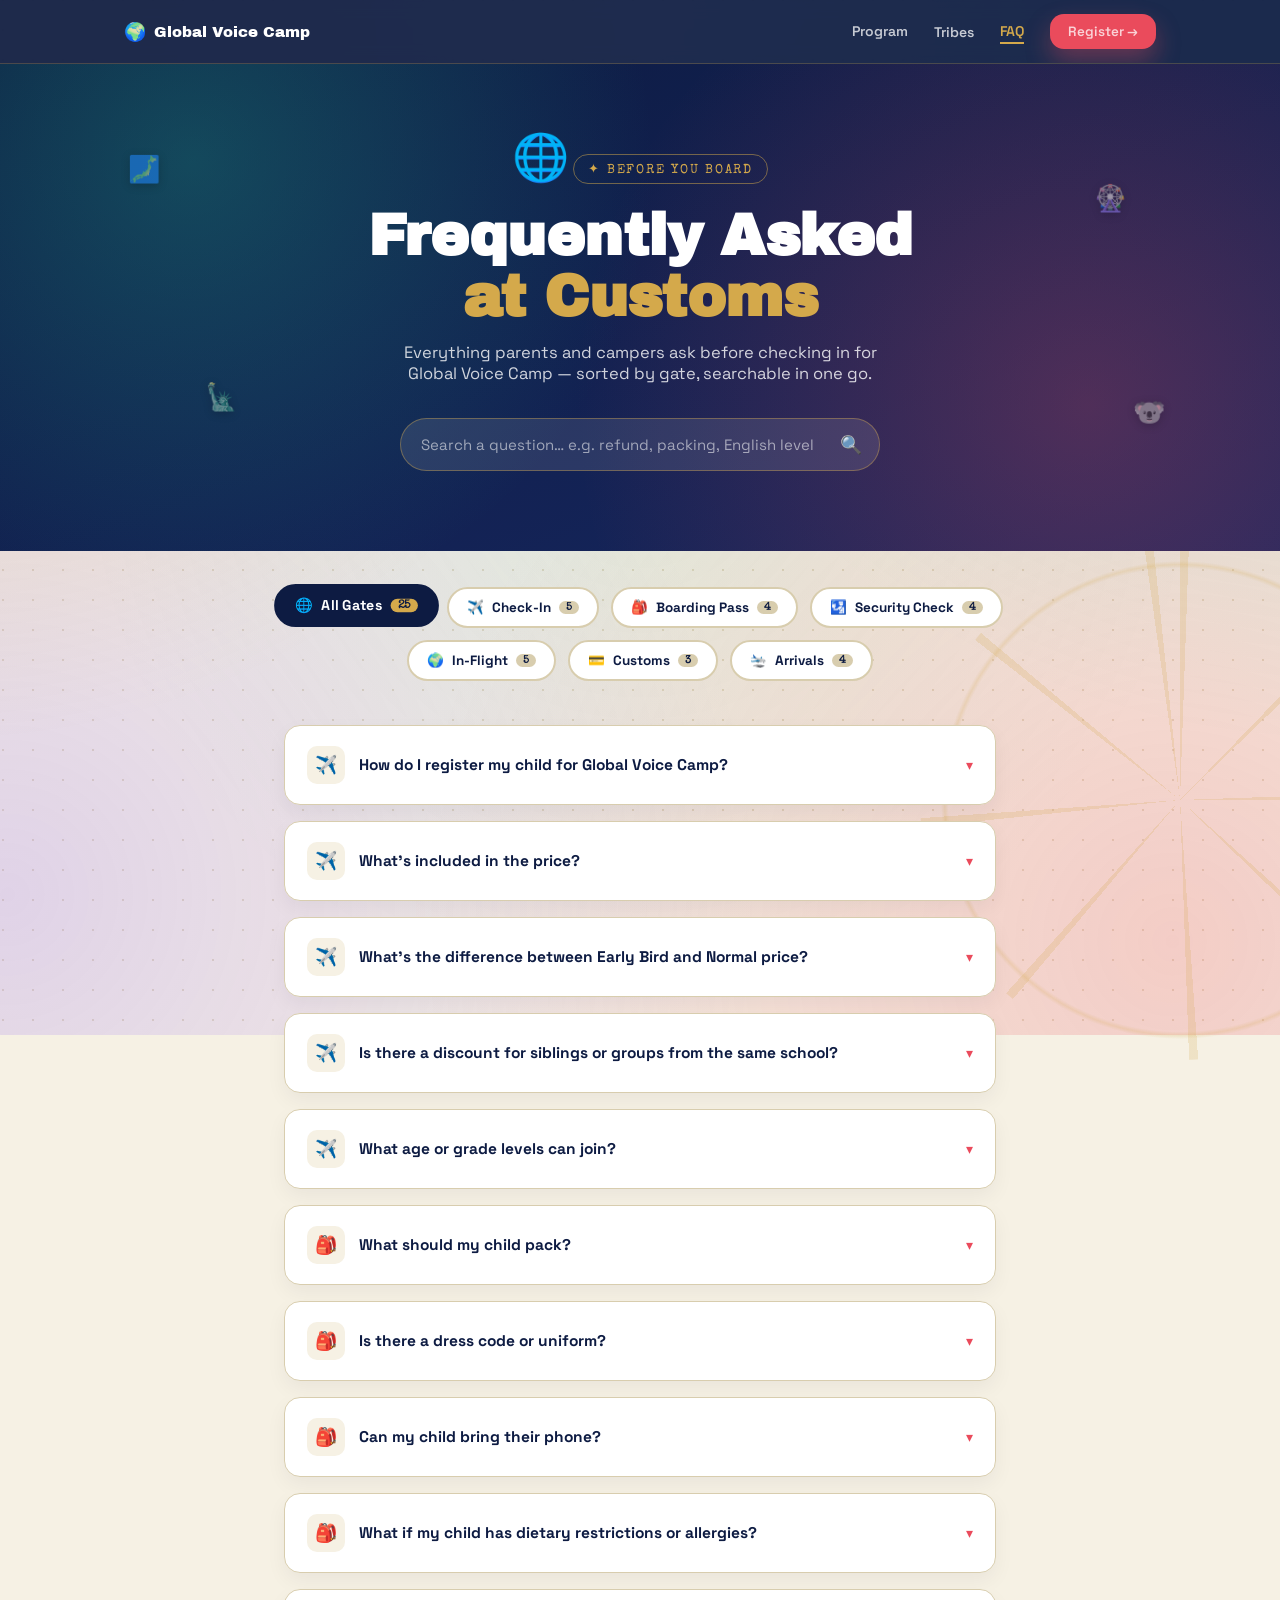
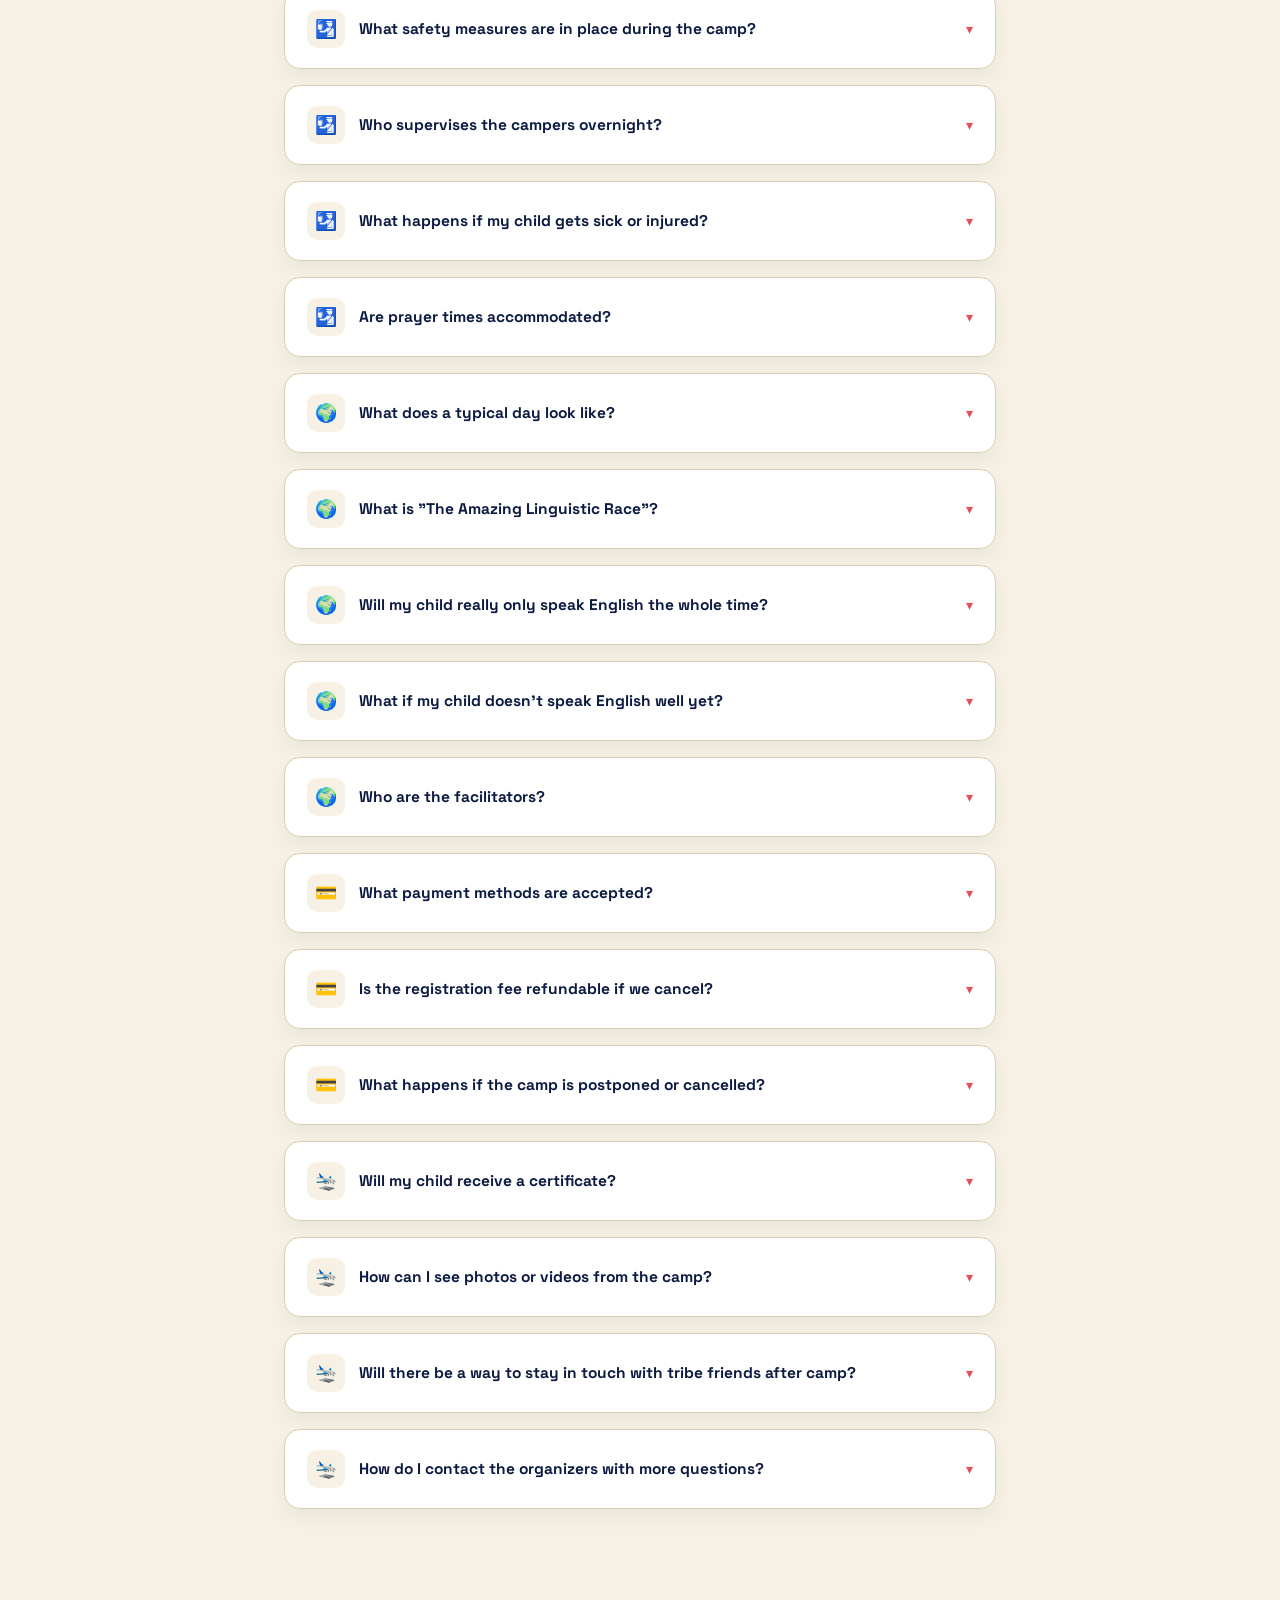
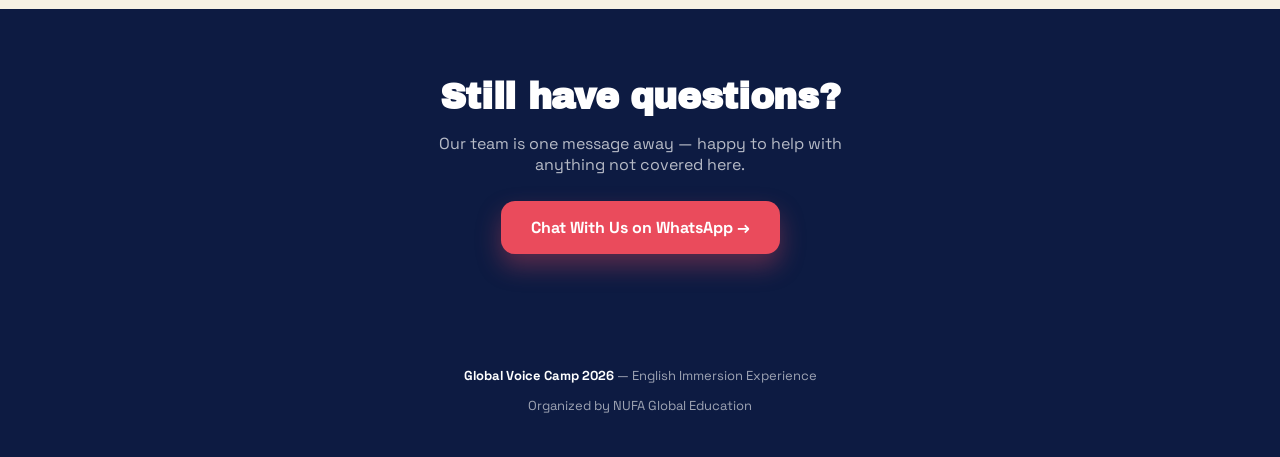
<file: faq.html>
<!DOCTYPE html>
<html lang="en">
<head>
<meta charset="UTF-8">
<meta name="viewport" content="width=device-width, initial-scale=1.0">
<title>FAQ — Global Voice Camp 2026</title>
<link rel="preconnect" href="https://fonts.googleapis.com">
<link href="https://fonts.googleapis.com/css2?family=Archivo+Black&family=Space+Grotesk:wght@400;500;600;700&family=Special+Elite&display=swap" rel="stylesheet">
<link rel="stylesheet" href="css/style.css">
<link rel="stylesheet" href="css/faq.css">
</head>
<body>

<nav class="site-nav">
  <div class="wrap">
    <a href="index.html" class="brand"><span class="flag">🌍</span> Global Voice Camp</a>
    <div class="links">
      <a href="index.html#program">Program</a>
      <span class="hide-mobile"><a href="index.html#tribes">Tribes</a></span>
      <a href="faq.html" class="current">FAQ</a>
      <a href="index.html#register" class="btn small">Register →</a>
    </div>
  </div>
</nav>

<section class="faq-hero">
  <div class="flag-float f1" aria-hidden="true">🗾</div>
  <div class="flag-float f2" aria-hidden="true">🗽</div>
  <div class="flag-float f3" aria-hidden="true">🎡</div>
  <div class="flag-float f4" aria-hidden="true">🐨</div>
  <div class="wrap">
    <div class="globe" aria-hidden="true">🌐</div>
    <div class="eyebrow" style="justify-content:center; display:inline-flex;">✦ Before You Board</div>
    <h1>Frequently Asked<br><span>at Customs</span></h1>
    <p class="lead">Everything parents and campers ask before checking in for Global Voice Camp — sorted by gate, searchable in one go.</p>
    <div class="faq-search">
      <input type="text" id="faqSearch" placeholder="Search a question… e.g. refund, packing, English level">
      <span class="icon">🔍</span>
    </div>
  </div>
</section>

<div class="gate-row" id="gateRow"></div>

<div class="faq-list" id="faqList"></div>
<div class="no-results" id="noResults">
  🧳 No questions match that search — try a different keyword, or ask us directly below.
</div>

<section class="faq-cta">
  <div class="wrap">
    <h2>Still have questions?</h2>
    <p>Our team is one message away — happy to help with anything not covered here.</p>
    <a href="https://wa.me/6281234567890" class="btn" target="_blank" rel="noopener">Chat With Us on WhatsApp →</a>
  </div>
</section>

<footer>
  <div class="wrap">
    <p><strong>Global Voice Camp 2026</strong> — English Immersion Experience</p>
    <p>Organized by NUFA Global Education</p>
  </div>
</footer>

<script src="js/faq.js"></script>
</body>
</html>
</file>
<file: css/style.css>
:root{
    --ink:#0D1B42;
    --ink-2:#16265E;
    --coral:#EA4B5C;
    --gold:#D4A94B;
    --teal:#1FAE8E;
    --paper:#F6F1E4;
    --paper-line:#D8CDAE;
    --white:#FFFFFF;
    --shadow: 0 20px 40px rgba(13,27,66,0.25);
    --radius: 18px;
  }
  *{box-sizing:border-box;}
  html{scroll-behavior:smooth;}
  body{
    margin:0;
    background:var(--paper);
    color:var(--ink);
    font-family:'Space Grotesk', sans-serif;
    -webkit-font-smoothing:antialiased;
  }
  /* ========================================================
     GLOBAL ADVENTURE BACKGROUND — CSS-only (no images, no
     canvas, no JS), so it stays feather-light. Two fixed
     layers drift slowly behind the whole page: soft color
     blooms + a faint map-dot grid, and a big compass rose
     rotating in the corner. Sections with their own opaque
     background (cover, tribes, schedule, etc.) simply paint
     over this, so it only shows through the paper sections —
     tying the whole journey together without extra weight.
  ======================================================== */
  body::before{
    content:"";
    /* oversized + inset by -15% so the drift below never reveals an edge */
    position:fixed; top:-15%; left:-15%; right:-15%; bottom:-15%; z-index:-2;
    pointer-events:none;
    background:
      radial-gradient(circle at 8% 12%, rgba(212,169,75,0.30), transparent 40%),
      radial-gradient(circle at 92% 8%, rgba(31,174,142,0.24), transparent 42%),
      radial-gradient(circle at 82% 92%, rgba(234,75,92,0.22), transparent 44%),
      radial-gradient(circle at 12% 88%, rgba(139,92,246,0.20), transparent 42%),
      radial-gradient(circle at 50% 50%, rgba(31,174,142,0.10), transparent 55%),
      radial-gradient(rgba(216,205,174,0.7) 1px, transparent 1.4px);
    background-size:100% 100%, 100% 100%, 100% 100%, 100% 100%, 100% 100%, 30px 30px;
    /* transform-only animation = GPU compositor thread, zero repaint per frame */
    animation:skyDrift 26s ease-in-out infinite;
    will-change:transform;
    transform:translate3d(0,0,0);
    backface-visibility:hidden;
  }
  @keyframes skyDrift{
    0%,100%{transform:translate3d(0,0,0);}
    50%{transform:translate3d(1.8%,1.4%,0);}
  }
  body::after{
    content:"";
    position:fixed; z-index:-1; pointer-events:none;
    right:-160px; bottom:-160px; width:520px; height:520px;
    border-radius:50%;
    background:
      repeating-conic-gradient(from 0deg, rgba(212,169,75,0.20) 0deg 2deg, transparent 2deg 44deg),
      radial-gradient(circle, transparent 63%, rgba(212,169,75,0.20) 64%, transparent 65%),
      radial-gradient(circle, transparent 78%, rgba(212,169,75,0.13) 79%, transparent 80%);
    animation:bgCompassSpin 100s linear infinite;
    will-change:transform;
    backface-visibility:hidden;
  }
  @keyframes bgCompassSpin{ to{ transform:rotate(360deg); } }
  @media (max-width:700px){
    body::after{width:300px; height:300px; right:-100px; bottom:-100px;}
  }

  /* ---------- SKY-LAYER: visible animated travel decor for DARK sections ---------- */
  .sky-layer{position:absolute; inset:0; overflow:hidden; pointer-events:none; z-index:0;}
  .sky-layer .cloud{
    position:absolute; font-size:46px; opacity:.28; filter:blur(.3px);
    animation:cloudDrift linear infinite;
  }
  .sky-layer .c1{top:8%;  font-size:52px; animation-duration:38s;}
  .sky-layer .c2{top:22%; font-size:34px; opacity:.2; animation-duration:52s; animation-delay:-14s;}
  .sky-layer .c3{top:60%; font-size:40px; opacity:.22; animation-duration:46s; animation-delay:-28s;}
  @keyframes cloudDrift{
    0%{transform:translateX(-20%);}
    100%{transform:translateX(120vw);}
  }
  .sky-layer .star{
    position:absolute; color:var(--gold); opacity:.7;
    animation:starTwinkle ease-in-out infinite;
  }
  .sky-layer .s1{top:14%; left:12%; font-size:16px; animation-duration:3.2s;}
  .sky-layer .s2{top:10%; left:76%; font-size:12px; animation-duration:2.6s; animation-delay:-.6s;}
  .sky-layer .s3{top:34%; left:88%; font-size:18px; animation-duration:3.6s; animation-delay:-1.4s;}
  .sky-layer .s4{top:70%; left:6%;  font-size:14px; animation-duration:2.9s; animation-delay:-2s;}
  .sky-layer .s5{top:82%; left:65%; font-size:16px; animation-duration:3.4s; animation-delay:-.9s;}
  @keyframes starTwinkle{
    0%,100%{opacity:.15; transform:scale(.8);}
    50%{opacity:.9; transform:scale(1.15);}
  }
  .sky-layer .balloon{
    position:absolute; font-size:34px; opacity:.5;
    animation:balloonFloat ease-in-out infinite;
  }
  .sky-layer .b1{left:16%; bottom:-10%; animation-duration:16s;}
  .sky-layer .b2{left:80%; bottom:-16%; font-size:26px; opacity:.4; animation-duration:21s; animation-delay:-6s;}
  @keyframes balloonFloat{
    0%{transform:translateY(0) translateX(0) rotate(0deg); opacity:0;}
    10%{opacity:.5;}
    50%{transform:translateY(-55vh) translateX(3vw) rotate(3deg);}
    90%{opacity:.5;}
    100%{transform:translateY(-115vh) translateX(-3vw) rotate(-3deg); opacity:0;}
  }
  .sky-layer .flying-plane{
    position:absolute; font-size:26px; opacity:.55;
    filter:drop-shadow(0 2px 4px rgba(0,0,0,0.4));
    animation:planeCross linear infinite;
  }
  .sky-layer .fp1{top:20%; animation-duration:22s;}
  .sky-layer .fp2{top:66%; font-size:20px; opacity:.4; animation-duration:30s; animation-delay:-9s;}
  @keyframes planeCross{
    0%{transform:translateX(-15vw) translateY(0) rotate(6deg); opacity:0;}
    8%{opacity:.55;}
    50%{transform:translateX(55vw) translateY(-18px) rotate(6deg);}
    92%{opacity:.55;}
    100%{transform:translateX(120vw) translateY(0) rotate(6deg); opacity:0;}
  }
  .sky-layer .globe-spin{
    position:absolute; right:4%; bottom:6%; font-size:64px; opacity:.16;
    animation:spin 40s linear infinite;
  }
  .sky-layer .mountain-row{
    position:absolute; left:50%; bottom:-4%; transform:translateX(-50%);
    font-size:110px; opacity:.28; letter-spacing:18px; white-space:nowrap;
    animation:skylineSway 26s ease-in-out infinite;
    filter:drop-shadow(0 0 18px rgba(212,169,75,0.15));
  }
  @keyframes skylineSway{
    0%,100%{transform:translateX(-52%) translateY(0);}
    50%{transform:translateX(-48%) translateY(-8px);}
  }
  @media(max-width:700px){
    .sky-layer .cloud{font-size:32px !important;}
    .sky-layer .globe-spin{font-size:44px;}
    .sky-layer .mountain-row{font-size:56px; letter-spacing:8px;}
    .sky-layer .balloon{font-size:24px !important;}
  }
  h1,h2,h3{font-family:'Archivo Black', sans-serif; margin:0; line-height:1.05; letter-spacing:-0.01em;}
  .stamp-font{font-family:'Special Elite', monospace;}
  a{color:inherit;}
  .wrap{max-width:1080px; margin:0 auto; padding:0 24px;}

  .cover{
    background:linear-gradient(160deg, var(--ink) 0%, var(--ink-2) 100%);
    color:var(--white);
    position:relative;
    overflow:hidden;
    padding:64px 0 90px;
  }
  .cover::before{
    content:""; position:absolute; inset:-25%; pointer-events:none; z-index:0;
    background-image:
      radial-gradient(circle at 82% 18%, rgba(234,75,92,0.45), transparent 42%),
      radial-gradient(circle at 68% 38%, rgba(31,174,142,0.36), transparent 45%);
    animation:auroraShiftHero 16s ease-in-out infinite;
    will-change:transform;
  }
  .cover .wrap{position:relative; z-index:1;}
  .cover .stamp, .cover .plane, .cover .compass-watermark{z-index:1;}
  @keyframes auroraShiftHero{
    0%,100%{transform:translate(0,0) scale(1);}
    50%{transform:translate(-6%,4%) scale(1.08);}
  }
  .cover::after{
    content:"";
    position:absolute; inset:10px;
    border:1.5px solid rgba(212,169,75,0.45);
    border-radius:22px;
    pointer-events:none;
  }
  .eyebrow{
    display:inline-flex; align-items:center; gap:8px;
    font-family:'Special Elite', monospace;
    font-size:12.5px; letter-spacing:.14em; text-transform:uppercase;
    color:var(--gold); border:1px solid rgba(212,169,75,0.5);
    padding:6px 14px; border-radius:999px; margin-bottom:22px;
  }
  .cover h1{font-size:clamp(38px,7vw,72px); margin-bottom:14px;}
  .cover h1 span{color:var(--coral);}
  .cover p.lead{font-size:18px; max-width:520px; color:rgba(255,255,255,0.82); margin-bottom:34px;}
  .cover-meta{display:flex; flex-wrap:wrap; gap:22px; margin-bottom:40px; font-size:14.5px; color:rgba(255,255,255,0.75);}
  .cover-meta div{display:flex; align-items:center; gap:8px;}
  .btn{
    display:inline-flex; align-items:center; justify-content:center; gap:10px;
    background:var(--coral); color:var(--white); border:none;
    font-family:'Space Grotesk',sans-serif; font-weight:700; font-size:16px;
    padding:16px 30px; border-radius:14px; cursor:pointer;
    box-shadow:0 12px 24px rgba(234,75,92,0.35);
    transition:transform .25s cubic-bezier(.34,1.7,.5,1), box-shadow .25s ease, filter .2s ease;
    text-decoration:none;
    position:relative; overflow:hidden;
  }
  .btn::before{
    content:""; position:absolute; top:0; left:-60%; width:40%; height:100%;
    background:linear-gradient(120deg, transparent, rgba(255,255,255,0.45), transparent);
    transform:skewX(-20deg);
    transition:left .5s ease;
    pointer-events:none;
  }
  .btn:hover::before{left:130%;}
  .btn:hover{transform:translateY(-3px) scale(1.035) rotate(-0.6deg); box-shadow:0 18px 32px rgba(234,75,92,0.45); filter:brightness(1.05);}
  .btn:active{transform:translateY(0) scale(0.96); box-shadow:0 8px 16px rgba(234,75,92,0.35); filter:brightness(0.97);}
  .btn.ghost{background:transparent; border:1.5px solid rgba(255,255,255,0.5); box-shadow:none;}
  .btn.ghost:hover{background:rgba(255,255,255,0.12); border-color:rgba(255,255,255,0.8); box-shadow:0 10px 20px rgba(0,0,0,0.15);}
  .btn.ghost:active{background:rgba(255,255,255,0.06);}

  .stamp{
    position:absolute; right:6%; top:60px;
    width:150px; height:150px;
    border:3px solid var(--gold);
    border-radius:50%;
    display:flex; align-items:center; justify-content:center; text-align:center;
    transform:rotate(-14deg);
    font-family:'Special Elite',monospace; color:var(--gold);
    font-size:13px; letter-spacing:.08em; line-height:1.4;
    opacity:.9;
  }
  .stamp::before{
    content:""; position:absolute; inset:8px; border:1px dashed var(--gold); border-radius:50%;
  }

  /* floating planes + compass watermark in hero */
  .compass-watermark{
    position:absolute; left:-120px; bottom:-160px; width:420px; height:420px;
    opacity:.14; pointer-events:none; animation:spin 90s linear infinite;
  }
  @keyframes spin{to{transform:rotate(360deg);}}
  .plane{
    position:absolute; font-size:22px; opacity:.5; pointer-events:none;
    filter:drop-shadow(0 2px 4px rgba(0,0,0,0.3));
  }
  .plane.p1{top:14%; left:8%; animation:fly1 26s linear infinite;}
  .plane.p2{top:58%; left:-5%; animation:fly2 34s linear infinite; animation-delay:-8s;}
  .plane.p3{top:32%; left:-10%; animation:fly1 40s linear infinite; animation-delay:-20s; font-size:16px;}
  @keyframes fly1{
    0%{transform:translate(0,0) rotate(8deg); opacity:0;}
    8%{opacity:.55;}
    92%{opacity:.55;}
    100%{transform:translate(115vw,-40px) rotate(8deg); opacity:0;}
  }
  @keyframes fly2{
    0%{transform:translate(0,0) rotate(-4deg); opacity:0;}
    8%{opacity:.4;}
    92%{opacity:.4;}
    100%{transform:translate(115vw,30px) rotate(-4deg); opacity:0;}
  }

  /* ---------- HERO PASSPORT VISUAL ---------- */
  .cover-grid{
    display:grid; grid-template-columns:1.15fr 0.85fr; align-items:center; gap:32px;
  }
  .cover-passport{
    display:flex; justify-content:center; align-items:center;
    perspective:1000px;
  }
  .passport-float{
    width:min(100%, 140px); height:auto; border-radius:8px;
    box-shadow:0 16px 30px rgba(0,0,0,0.4), 0 5px 10px rgba(212,169,75,0.15);
    animation:passportFloat 6s ease-in-out infinite;
    will-change:transform;
  }
  @keyframes passportFloat{
    0%,100%{transform:translateY(0) rotate(-4deg);}
    50%{transform:translateY(-12px) rotate(-1deg);}
  }
  @media(max-width:900px){
    .cover-grid{grid-template-columns:1fr 72px; align-items:start; gap:10px;}
    .cover-passport{justify-content:flex-end; padding-top:2px;}
    .passport-float{width:100%; max-width:72px; border-radius:6px;}
    @keyframes passportFloat{
      0%,100%{transform:translateY(0) rotate(-3deg);}
      50%{transform:translateY(-7px) rotate(-1deg);}
    }
  }

  .page-section{padding:80px 0; position:relative; overflow:hidden;}
  .page-section::before{
    content:""; position:absolute; inset:-25%; pointer-events:none; opacity:.85; z-index:0;
    background-image:radial-gradient(circle at 15% 25%, rgba(234,75,92,0.24), transparent 45%),
      radial-gradient(circle at 85% 20%, rgba(212,169,75,0.24), transparent 45%),
      radial-gradient(circle at 50% 90%, rgba(31,174,142,0.18), transparent 42%);
    animation:auroraShiftPage 18s ease-in-out infinite;
    will-change:transform;
  }
  @keyframes auroraShiftPage{
    0%,100%{transform:translate(0,0) scale(1);}
    50%{transform:translate(4%,3%) scale(1.07);}
  }
  .page-section .wrap{position:relative; z-index:1;}
  .page-decor{position:absolute; font-size:30px; opacity:.32; pointer-events:none; z-index:0;}
  .page-decor.pd1{top:10%; left:6%; animation:journeyDriftA 12s ease-in-out infinite;}
  .page-decor.pd2{top:70%; right:8%; animation:journeyDriftB 14s ease-in-out infinite; animation-delay:-5s;}
  .page-decor.pd3{top:20%; right:14%; font-size:16px; animation:journeyDriftA 16s ease-in-out infinite; animation-delay:-9s;}
  .page-tab{
    font-family:'Special Elite',monospace; font-size:13px; color:var(--coral);
    letter-spacing:.12em; text-transform:uppercase; margin-bottom:10px;
  }
  .page-section h2{font-size:clamp(28px,4vw,42px); margin-bottom:16px;}
  .cards{display:grid; grid-template-columns:repeat(auto-fit,minmax(230px,1fr)); gap:20px; margin-top:36px;}
  .card{
    background:var(--white); border:1px solid var(--paper-line); border-radius:var(--radius);
    padding:26px; box-shadow:0 8px 20px rgba(13,27,66,0.06);
  }
  .card .num{font-family:'Special Elite',monospace; color:var(--gold); font-size:13px; margin-bottom:10px;}
  .card h3{font-size:19px; margin-bottom:10px; color:var(--ink);}
  .card p{font-size:14.5px; color:#5b6178; line-height:1.55; margin:0;}

  /* ---------- CHOOSE YOUR TRIBE (dark carousel) ---------- */
  :root{
    --tokyo:#EA4B5C; --newyork:#1FAE8E; --rio:#D4A94B;
    --sydney:#3B82F6; --cairo:#E8894A; --london:#8B5CF6;
  }
  .tribes-section-dark{
    padding:64px 0 56px; background:var(--ink); overflow:hidden; position:relative;
  }
  .tribes-section-dark::before{
    content:""; position:absolute; inset:-25%; pointer-events:none; opacity:.8;
    background-image:radial-gradient(circle at 20% 30%, rgba(139,92,246,0.26), transparent 45%),
      radial-gradient(circle at 85% 70%, rgba(31,174,142,0.22), transparent 45%),
      radial-gradient(circle at 50% 90%, rgba(212,169,75,0.16), transparent 40%);
    animation:auroraShiftTribes 20s ease-in-out infinite;
    will-change:transform;
  }
  @keyframes auroraShiftTribes{
    0%,100%{transform:translate(0,0) scale(1);}
    50%{transform:translate(-5%,4%) scale(1.08);}
  }

  .tribe-head{
    display:flex; align-items:center; justify-content:center; gap:28px; flex-wrap:wrap;
    position:relative; z-index:1;
  }
  .tribe-heading{
    position:relative; text-align:center; line-height:1;
  }
  .tribe-heading .tw{color:var(--white); font-size:clamp(38px,6.4vw,64px); letter-spacing:-0.02em;}
  .tribe-heading .tg{color:var(--gold); font-size:clamp(38px,6.4vw,64px); letter-spacing:-0.02em; position:relative;}
  .tribe-underline{width:80%; max-width:260px; height:16px; display:block; margin:2px auto 0;}

  .tribe-speech{
    position:relative; max-width:230px; padding:16px 20px;
    border:2px solid var(--london); border-radius:20px;
    color:rgba(255,255,255,0.85); font-size:14px; font-weight:600; line-height:1.4;
  }
  .tribe-speech span{color:var(--gold);}
  .tribe-speech::before{
    content:""; position:absolute; left:-14px; bottom:20px;
    border-width:8px 14px 8px 0; border-style:solid;
    border-color:transparent var(--london) transparent transparent;
  }
  @media(max-width:700px){.tribe-speech{display:none;}}

  .tribe-sub{
    text-align:center; max-width:520px; margin:20px auto 0; color:rgba(255,255,255,0.6);
    font-size:14.5px; line-height:1.6; position:relative; z-index:1;
  }

  .tribe-carousel-wrap{
    position:relative; display:flex; align-items:center; gap:10px;
    margin-top:32px; z-index:1;
  }
  .tribe-nav{
    flex-shrink:0; width:44px; height:44px; border-radius:50%;
    background:rgba(255,255,255,0.06); border:1.5px solid rgba(255,255,255,0.2);
    color:var(--white); font-size:18px; cursor:pointer;
    display:flex; align-items:center; justify-content:center;
    transition:transform .2s cubic-bezier(.34,1.9,.55,1), background .2s ease, border-color .2s ease;
  }
  .tribe-nav:hover{background:rgba(255,255,255,0.14); border-color:var(--gold); transform:scale(1.08);}
  .tribe-nav:active{transform:scale(0.92);}
  @media(max-width:700px){.tribe-nav{width:36px; height:36px; font-size:15px;}}

  .tribe-carousel{
    display:flex; gap:18px; overflow-x:auto; scroll-snap-type:x mandatory;
    padding:6px 4px 10px; flex:1;
    scrollbar-width:none; cursor:grab; user-select:none;
  }
  .tribe-carousel:active{cursor:grabbing;}
  .tribe-carousel::-webkit-scrollbar{display:none;}

  .tribe-card[data-color="tokyo"]{--accent:var(--tokyo);}
  .tribe-card[data-color="newyork"]{--accent:var(--newyork);}
  .tribe-card[data-color="rio"]{--accent:var(--rio);}
  .tribe-card[data-color="sydney"]{--accent:var(--sydney);}
  .tribe-card[data-color="cairo"]{--accent:var(--cairo);}
  .tribe-card[data-color="london"]{--accent:var(--london);}

  .tribe-card{
    position:relative; flex:0 0 180px; scroll-snap-align:start;
    background:var(--ink-2); border-radius:16px; overflow:hidden; cursor:pointer;
    border:2.5px solid transparent;
    transition:transform .3s cubic-bezier(.34,1.6,.5,1), border-color .3s ease, box-shadow .3s ease;
  }
  .tribe-card:hover{transform:translateY(-6px); box-shadow:0 18px 34px rgba(0,0,0,0.4);}
  .tribe-card.selected{
    border-color:var(--gold); box-shadow:0 0 0 3px rgba(212,169,75,0.25), 0 18px 34px rgba(0,0,0,0.4);
  }

  .selected-badge{
    position:absolute; top:10px; left:10px; z-index:3;
    background:var(--gold); color:var(--ink); font-family:'Space Grotesk',sans-serif;
    font-size:9.5px; font-weight:800; letter-spacing:.04em;
    padding:4px 9px; border-radius:999px;
    opacity:0; transform:scale(0.6) translateY(-4px);
    transition:opacity .25s ease, transform .25s cubic-bezier(.34,1.9,.55,1);
  }
  .tribe-card.selected .selected-badge{opacity:1; transform:scale(1) translateY(0);}

  /* overflow left visible here on purpose — the round icon badge below is
     meant to hang half outside this box. The outer .tribe-card already
     clips everything to its rounded corners, so nothing leaks past the card. */
  .tribe-card-photo{position:relative; aspect-ratio:5/5.3; overflow:visible;}
  .tribe-card-photo img{
    width:100%; height:100%; object-fit:cover; display:block; border-radius:16px 16px 0 0;
    transform:scale(1.04); transition:transform .6s cubic-bezier(.22,1,.36,1);
  }
  .tribe-card:hover .tribe-card-photo img{transform:scale(1.14);}
  .tribe-card-photo::after{
    content:""; position:absolute; inset:0;
    background:linear-gradient(180deg, transparent 55%, rgba(13,27,66,0.85) 100%);
  }
  .tribe-icon-badge{
    position:absolute; left:12px; bottom:-18px; z-index:2;
    width:38px; height:38px; border-radius:50%;
    background:var(--ink); border:2px solid var(--accent);
    display:flex; align-items:center; justify-content:center; font-size:17px;
    box-shadow:0 6px 14px rgba(0,0,0,0.4);
    transition:transform .35s cubic-bezier(.34,1.9,.55,1);
  }
  .tribe-card:hover .tribe-icon-badge{transform:scale(1.15) rotate(-8deg);}

  .tribe-card-info{padding:22px 14px 14px;}
  .tribe-card-title{
    font-family:'Archivo Black',sans-serif; font-size:16.5px; color:var(--white); letter-spacing:.01em;
  }
  .tribe-card-desc{
    font-size:11.5px; color:rgba(255,255,255,0.6); line-height:1.4; margin-top:6px; min-height:32px;
  }
  .tribe-trait-row{display:flex; flex-wrap:wrap; gap:5px; margin-top:10px;}
  .trait-pill{
    font-size:9.5px; font-weight:700; color:var(--accent);
    border:1.3px solid var(--accent); border-radius:999px; padding:2px 8px;
  }

  @media(max-width:560px){
    .tribe-carousel{gap:10px;}
    .tribe-card{flex:0 0 30vw; min-width:112px; max-width:150px;}
    .tribe-card-info{padding:14px 10px 10px;}
    .tribe-card-title{font-size:13px;}
    .tribe-card-desc{
      font-size:9.5px; min-height:0; margin-top:4px;
      display:-webkit-box; line-clamp:2; -webkit-line-clamp:2; -webkit-box-orient:vertical; overflow:hidden;
    }
    .tribe-trait-row{gap:3px; margin-top:6px;}
    .trait-pill{font-size:7.5px; padding:1px 6px; border-width:1px;}
    .tribe-icon-badge{width:28px; height:28px; font-size:13px; left:8px; bottom:-14px;}
  }
  @media(max-width:400px){
    .tribe-card{flex:0 0 27vw; min-width:94px; max-width:124px;}
    .tribe-trait-row{display:none;}
    .tribe-card-title{font-size:11.5px;}
    .tribe-card-desc{font-size:8.5px;}
  }

  .tribe-dots{display:flex; justify-content:center; gap:8px; margin-top:20px; position:relative; z-index:1;}
  .tribe-dot{
    width:8px; height:8px; border-radius:50%; background:rgba(255,255,255,0.2);
    cursor:pointer; transition:background .2s ease, transform .2s ease;
  }
  .tribe-dot:hover{transform:scale(1.3);}
  .tribe-dot.active{background:var(--gold); width:22px; border-radius:5px;}

  .tribe-hint{
    text-align:center; margin-top:10px; font-size:12px; color:rgba(255,255,255,0.4);
    font-family:'Special Elite',monospace; position:relative; z-index:1;
  }

  .tribe-selected-banner{
    display:flex; align-items:center; justify-content:center; gap:10px; flex-wrap:wrap;
    max-width:420px; margin:16px auto 0; padding:0; height:0; overflow:hidden;
    background:rgba(212,169,75,0.12); border:1.5px solid transparent; border-radius:999px;
    font-size:13px; color:var(--white); position:relative; z-index:1;
    opacity:0; transition:opacity .35s ease, height .35s ease, padding .35s ease, border-color .35s ease;
  }
  .tribe-selected-banner.show{
    opacity:1; height:auto; padding:10px 20px; border-color:rgba(212,169,75,0.4);
  }
  .tribe-selected-banner .tsb-icon{font-size:16px;}
  .tribe-selected-banner strong{color:var(--gold);}
  .tribe-selected-banner .tsb-note{font-size:11px; color:rgba(255,255,255,0.5); font-family:'Special Elite',monospace;}

  .tribe-info-bar{
    position:relative; z-index:1; margin:26px auto 0; max-width:1000px;
    background:rgba(255,255,255,0.04); border:1.5px solid rgba(255,255,255,0.12);
    border-radius:18px; padding:20px 26px;
    display:flex; flex-wrap:wrap; gap:22px 30px; justify-content:space-between;
  }
  .tribe-info-item{
    display:flex; align-items:flex-start; gap:10px; flex:1 1 160px;
    font-size:12.5px; color:rgba(255,255,255,0.7); line-height:1.45;
  }
  .tribe-info-item strong{color:var(--gold);}
  .tribe-info-icon{font-size:19px; flex-shrink:0;}

  @keyframes wiggleIn{
    0%{transform:scale(0.5) rotate(-8deg); opacity:0;}
    60%{transform:scale(1.15) rotate(4deg); opacity:1;}
    100%{transform:scale(1) rotate(0deg); opacity:1;}
  }
  .tribe-pick label.just-picked{
    animation:wiggleIn .5s cubic-bezier(.34,1.9,.55,1);
    border-color:var(--coral) !important; background:rgba(234,75,92,0.08) !important;
  }

  .schedule{background:var(--ink); color:var(--white); padding:70px 0; position:relative; overflow:hidden;}
  .schedule::before{
    content:""; position:absolute; inset:-25%; pointer-events:none; opacity:.8; z-index:0;
    background-image:radial-gradient(circle at 15% 20%, rgba(234,75,92,0.22), transparent 42%),
      radial-gradient(circle at 85% 80%, rgba(31,174,142,0.2), transparent 42%);
    animation:auroraShiftSchedule 22s ease-in-out infinite;
    will-change:transform;
  }
  @keyframes auroraShiftSchedule{
    0%,100%{transform:translate(0,0) scale(1);}
    50%{transform:translate(4%,-3%) scale(1.07);}
  }
  .schedule .wrap{position:relative; z-index:1;}
  .schedule .page-tab{color:var(--gold); text-align:center;}
  .schedule h2{text-align:center;}
  .journey-sub{
    text-align:center; max-width:460px; margin:14px auto 0; color:rgba(255,255,255,0.65); font-size:15px;
  }

  /* ambient floating decorations behind the map */
  .journey-decor{
    position:absolute; font-size:30px; opacity:.4; pointer-events:none; z-index:0;
  }
  .journey-decor.jd1{top:6%; left:5%; animation:journeyDriftA 11s ease-in-out infinite;}
  .journey-decor.jd2{top:80%; right:7%; animation:journeyDriftB 13s ease-in-out infinite; animation-delay:-4s;}
  .journey-decor.jd3{top:45%; right:10%; font-size:24px; opacity:.35; animation:journeyDriftA 15s ease-in-out infinite; animation-delay:-8s;}
  @keyframes journeyDriftA{
    0%,100%{transform:translateY(0) rotate(-6deg);}
    50%{transform:translateY(-20px) rotate(6deg);}
  }
  @keyframes journeyDriftB{
    0%,100%{transform:translateY(0) rotate(5deg);}
    50%{transform:translateY(18px) rotate(-5deg);}
  }

  /* ---------- ADVENTURE MAP ---------- */
  .adventure-map{
    position:relative; max-width:640px; margin:36px auto 0;
    overflow-x:auto; overflow-y:visible;
    -webkit-overflow-scrolling:touch;
    scrollbar-width:thin;
  }
  .map-svg-journey{width:100%; min-width:520px; height:auto; display:block; overflow:visible;}
  .map-scroll-hint{
    text-align:center; font-size:11.5px; color:rgba(255,255,255,0.4);
    font-family:'Special Elite',monospace; margin-top:2px; display:none;
  }
  @media(max-width:560px){
    .map-scroll-hint{display:block;}
  }

  .trail-base{
    fill:none; stroke:rgba(255,255,255,0.15); stroke-width:5; stroke-linecap:round;
    stroke-dasharray:2 14;
  }
  .trail-lit{
    fill:none; stroke:var(--gold); stroke-width:5; stroke-linecap:round;
    transition:stroke-dashoffset 1s cubic-bezier(.4,0,.2,1);
    filter:drop-shadow(0 0 5px rgba(212,169,75,0.6));
  }
  .map-traveler{font-size:20px;}
  .terrain{font-size:22px; opacity:.5;}
  .terrain.small{font-size:15px; opacity:.4;}

  .day-pills{
    display:flex; justify-content:center; gap:8px; margin:22px auto 0; flex-wrap:wrap; max-width:460px;
  }
  .day-pill{
    background:rgba(255,255,255,0.06); border:1.5px solid rgba(255,255,255,0.15);
    color:rgba(255,255,255,0.7); font-family:'Space Grotesk',sans-serif; font-weight:700;
    font-size:13px; padding:8px 16px; border-radius:999px; cursor:pointer;
    transition:transform .25s cubic-bezier(.34,1.7,.5,1), border-color .2s ease, background .2s ease, color .2s ease;
  }
  .day-pill:hover{transform:translateY(-2px) scale(1.05);}
  .day-pill:active{transform:translateY(0) scale(0.95);}
  .day-pill.active[data-color="coral"]{border-color:var(--coral); background:rgba(234,75,92,0.18); color:var(--white);}
  .day-pill.active[data-color="teal"]{border-color:var(--teal); background:rgba(31,174,142,0.18); color:var(--white);}
  .day-pill.active[data-color="gold"]{border-color:var(--gold); background:rgba(212,169,75,0.18); color:var(--white);}
  .day-pill.active[data-color="sydney"]{border-color:var(--sydney); background:rgba(59,130,246,0.18); color:var(--white);}

  .map-stop{cursor:pointer;}
  .map-stop .stop-bg{
    fill:var(--ink); stroke-width:3;
    transform-box:fill-box; transform-origin:center;
    transition:transform .35s cubic-bezier(.34,1.9,.55,1);
  }
  .map-stop .stop-icon{
    font-size:20px;
    transform-box:fill-box; transform-origin:center;
    transition:transform .35s cubic-bezier(.34,1.9,.55,1);
  }
  .map-stop .stop-label{
    font-family:'Special Elite',monospace; font-size:11px; fill:rgba(255,255,255,0.55);
    letter-spacing:.08em; text-transform:uppercase;
  }
  .map-stop .stop-ping{
    fill:none; stroke-width:2.5; opacity:0;
    transform-box:fill-box; transform-origin:center;
  }
  .map-stop:hover .stop-ping{animation:mapRadarPing 1.1s ease-out infinite;}
  @keyframes mapRadarPing{
    0%{transform:scale(1); opacity:.8;} 100%{transform:scale(2.2); opacity:0;}
  }
  .map-stop:hover .stop-bg, .map-stop.active .stop-bg{transform:scale(1.18);}
  .map-stop:hover .stop-icon, .map-stop.active .stop-icon{transform:scale(1.25) rotate(-6deg);}
  .map-stop.active .stop-label{fill:var(--white); font-weight:700;}
  .map-stop.visited:not(.active) .stop-bg{opacity:.75;}
  .map-stop .stop-check{
    font-size:13px; opacity:0; transition:opacity .3s ease;
  }
  .map-stop.visited .stop-check{opacity:1;}

  .map-stop[data-color="coral"] .stop-bg, .map-stop[data-color="coral"] .stop-ping{stroke:var(--coral);}
  .map-stop[data-color="teal"] .stop-bg, .map-stop[data-color="teal"] .stop-ping{stroke:var(--teal);}
  .map-stop[data-color="gold"] .stop-bg, .map-stop[data-color="gold"] .stop-ping{stroke:var(--gold);}
  .map-stop[data-color="sydney"] .stop-bg, .map-stop[data-color="sydney"] .stop-ping{stroke:var(--sydney);}

  .day-detail-panel{
    max-width:460px; margin:18px auto 0;
    background:rgba(255,255,255,0.05); border:1.5px solid rgba(255,255,255,0.12);
    border-radius:var(--radius); padding:20px 22px 18px;
    transition:border-color .3s ease, box-shadow .3s ease;
  }
  .day-detail-panel[data-color="coral"]{--accent:var(--coral);}
  .day-detail-panel[data-color="teal"]{--accent:var(--teal);}
  .day-detail-panel[data-color="gold"]{--accent:var(--gold);}
  .day-detail-panel[data-color="sydney"]{--accent:var(--sydney);}
  .day-detail-panel{border-color:var(--accent, rgba(255,255,255,0.12));}

  .panel-eyebrow{
    font-family:'Special Elite',monospace; font-size:12px; letter-spacing:.1em; text-transform:uppercase;
    color:var(--accent); margin-bottom:6px;
  }
  .panel-tagline{
    font-family:'Archivo Black',sans-serif; font-size:20px; margin-bottom:16px;
    animation:panelFadeIn .4s ease;
  }
  .panel-activities{list-style:none; margin:0 0 20px; padding:0;}
  .panel-activities li{
    display:flex; align-items:center; gap:12px;
    font-size:14.5px; color:rgba(255,255,255,0.85); padding:8px 0;
    opacity:0; transform:translateX(-12px);
    animation:panelItemIn .45s cubic-bezier(.22,1,.36,1) forwards;
  }
  .panel-activities li:nth-child(1){animation-delay:.05s;}
  .panel-activities li:nth-child(2){animation-delay:.15s;}
  .panel-activities li:nth-child(3){animation-delay:.25s;}
  .panel-activities li:nth-child(4){animation-delay:.35s;}
  @keyframes panelItemIn{to{opacity:1; transform:translateX(0);}}
  @keyframes panelFadeIn{from{opacity:0; transform:translateY(-6px);} to{opacity:1; transform:translateY(0);}}
  .panel-activities li:hover{color:var(--white); padding-left:4px;}
  .panel-activities .ic{
    font-size:19px; flex-shrink:0; display:inline-block;
    animation:iconIdle 2.6s ease-in-out infinite;
  }
  .panel-activities li:nth-child(1) .ic{animation-delay:0s;}
  .panel-activities li:nth-child(2) .ic{animation-delay:.3s;}
  .panel-activities li:nth-child(3) .ic{animation-delay:.6s;}
  .panel-activities li:nth-child(4) .ic{animation-delay:.9s;}
  @keyframes iconIdle{
    0%,100%{transform:translateY(0) rotate(0deg);}
    50%{transform:translateY(-3px) rotate(-8deg);}
  }
  .panel-activities li:hover .ic{animation:iconHoverSpin .5s ease;}
  @keyframes iconHoverSpin{
    0%{transform:scale(1) rotate(0deg);}
    40%{transform:scale(1.5) rotate(20deg);}
    70%{transform:scale(0.9) rotate(-12deg);}
    100%{transform:scale(1.15) rotate(0deg);}
  }

  .panel-nav{display:flex; justify-content:space-between; align-items:center; gap:12px;}
  .panel-nav-btn{
    background:var(--accent, var(--coral)); color:var(--ink); border:none; font-weight:700;
    font-family:'Space Grotesk',sans-serif; font-size:13.5px; padding:10px 18px; border-radius:10px;
    cursor:pointer; transition:transform .2s cubic-bezier(.34,1.7,.5,1);
  }
  .panel-nav-btn:hover{transform:translateY(-2px) scale(1.04);}
  .panel-nav-btn:active{transform:translateY(0) scale(0.95);}
  .panel-nav-btn:disabled{opacity:.35; cursor:default; transform:none;}
  .panel-progress{font-family:'Special Elite',monospace; font-size:12px; color:rgba(255,255,255,0.5);}

  .journey-confetti-svg{pointer-events:none;}
  @keyframes confettiPopSvg{
    0%{transform:translate(0,0) scale(.6) rotate(0deg); opacity:1;}
    100%{transform:translate(var(--dx), var(--dy)) scale(1) rotate(var(--rot)); opacity:0;}
  }

  /* ---------- GALLERY / FIELD NOTES ---------- */
  .gallery-section{padding:80px 0; background:var(--white); position:relative; overflow:hidden;}
  .gallery-section::before{
    content:""; position:absolute; inset:-25%; pointer-events:none; opacity:.85; z-index:0;
    background-image:radial-gradient(circle at 85% 15%, rgba(31,174,142,0.22), transparent 45%),
      radial-gradient(circle at 12% 30%, rgba(139,92,246,0.2), transparent 45%),
      radial-gradient(circle at 60% 95%, rgba(234,75,92,0.16), transparent 42%);
    animation:auroraShiftGallery 20s ease-in-out infinite;
    will-change:transform;
  }
  @keyframes auroraShiftGallery{
    0%,100%{transform:translate(0,0) scale(1);}
    50%{transform:translate(-4%,3%) scale(1.07);}
  }
  .gallery-section .wrap{position:relative; z-index:1;}
  .gallery-section .page-decor.pd1{top:8%; left:5%;}
  .gallery-section .page-decor.pd2{top:85%; right:6%;}
  .gallery-grid{
    display:grid; grid-template-columns:repeat(4,1fr); gap:22px; margin-top:44px;
  }
  @media(max-width:860px){.gallery-grid{grid-template-columns:repeat(2,1fr);}}
  @media(max-width:480px){.gallery-grid{grid-template-columns:1fr;}}
  .photo-card{
    background:var(--white); border:1px solid var(--paper-line); border-radius:10px;
    padding:10px 10px 16px; box-shadow:0 10px 22px rgba(13,27,66,0.08);
    position:relative; cursor:pointer;
    transition:transform .3s cubic-bezier(.34,1.7,.5,1), box-shadow .25s ease;
    content-visibility:auto; contain-intrinsic-size:0 320px;
  }
  .photo-card:hover{
    transform:translateY(-6px) scale(1.04) rotate(0deg) !important;
    box-shadow:0 20px 34px rgba(13,27,66,0.18); z-index:2;
  }
  .photo-card:active{transform:translateY(-2px) scale(0.98) rotate(0deg) !important;}
  .photo-card:nth-child(4n+1){transform:rotate(-2.5deg);}
  .photo-card:nth-child(4n+2){transform:rotate(1.8deg);}
  .photo-card:nth-child(4n+3){transform:rotate(-1.2deg);}
  .photo-card:nth-child(4n+4){transform:rotate(2.4deg);}
  .photo-card img{width:100%; aspect-ratio:4/3; object-fit:cover; border-radius:6px; display:block; background:var(--paper);}
  .photo-card .cap{
    display:flex; justify-content:space-between; align-items:center;
    margin-top:10px; font-family:'Special Elite',monospace; font-size:11px; color:#767c92;
  }
  .photo-card .cap .loc{color:var(--coral); font-weight:600;}
  .video-card{
    grid-column:span 2; background:var(--ink) center/cover no-repeat; border-radius:14px; overflow:hidden; position:relative;
    aspect-ratio:16/9; display:flex; align-items:center; justify-content:center; cursor:pointer;
    transition:transform .3s cubic-bezier(.34,1.7,.5,1), box-shadow .25s ease;
    border:2px solid transparent;
  }
  .video-card::before{
    content:""; position:absolute; inset:0;
    background:linear-gradient(180deg, rgba(13,27,66,0.15), rgba(13,27,66,0.65));
    pointer-events:none;
  }
  .video-card:hover{
    transform:scale(1.015); box-shadow:0 18px 32px rgba(234,75,92,0.25); border-color:var(--coral);
  }
  .video-card:active{transform:scale(0.99);}
  @media(max-width:860px){.video-card{grid-column:span 2;}}
  @media(max-width:480px){.video-card{grid-column:span 1;}}
  .video-card .play-badge{
    text-align:center; color:var(--white); position:relative; z-index:1;
  }
  .video-card .play-badge .circle{
    width:64px; height:64px; border-radius:50%; background:var(--coral);
    display:flex; align-items:center; justify-content:center; margin:0 auto 12px; font-size:22px;
    transition:transform .3s cubic-bezier(.34,1.9,.55,1), box-shadow .3s ease;
    box-shadow:0 0 0 0 rgba(234,75,92,0.5);
  }
  .video-card:hover .play-badge .circle{
    transform:scale(1.15); box-shadow:0 0 0 14px rgba(234,75,92,0);
  }
  .video-card .play-badge .lbl{font-family:'Special Elite',monospace; font-size:12px; letter-spacing:.08em; text-transform:uppercase; color:rgba(255,255,255,0.9); text-shadow:0 2px 6px rgba(0,0,0,0.4);}

  .video-modal{
    position:fixed; inset:0; background:rgba(13,27,66,0.92); display:none;
    align-items:center; justify-content:center; z-index:999; padding:24px;
  }
  .video-modal.open{display:flex;}
  .video-modal-inner{width:100%; max-width:900px; aspect-ratio:16/9; border-radius:14px; overflow:hidden; box-shadow:0 30px 60px rgba(0,0,0,0.5);}
  .video-modal-inner iframe{width:100%; height:100%; border:0; display:block;}
  .video-modal .close{
    position:absolute; top:24px; right:28px; color:var(--white); font-size:28px;
    cursor:pointer; background:none; border:none;
    transition:transform .3s cubic-bezier(.34,1.9,.55,1), color .2s ease;
  }
  .video-modal .close:hover{transform:rotate(90deg) scale(1.25); color:var(--coral);}
  .video-modal .close:active{transform:rotate(90deg) scale(0.95);}

  .lightbox{
    position:fixed; inset:0; background:rgba(13,27,66,0.92); display:none;
    align-items:center; justify-content:center; z-index:999; padding:24px;
  }
  .lightbox.open{display:flex;}
  .lightbox img{max-width:90vw; max-height:80vh; border-radius:10px;}
  .lightbox .close{
    position:absolute; top:24px; right:28px; color:var(--white); font-size:28px;
    cursor:pointer; background:none; border:none;
    transition:transform .3s cubic-bezier(.34,1.9,.55,1), color .2s ease;
  }
  .lightbox .close:hover{transform:rotate(90deg) scale(1.25); color:var(--coral);}
  .lightbox .close:active{transform:rotate(90deg) scale(0.95);}

  .price-section{padding:80px 0; text-align:center; position:relative; overflow:hidden;}
  .price-section::before{
    content:""; position:absolute; inset:-25%; pointer-events:none; opacity:.85; z-index:0;
    background-image:radial-gradient(circle at 20% 20%, rgba(212,169,75,0.26), transparent 45%),
      radial-gradient(circle at 80% 30%, rgba(234,75,92,0.22), transparent 45%),
      radial-gradient(circle at 50% 95%, rgba(31,174,142,0.16), transparent 42%);
    animation:auroraShiftPrice 19s ease-in-out infinite;
    will-change:transform;
  }
  @keyframes auroraShiftPrice{
    0%,100%{transform:translate(0,0) scale(1);}
    50%{transform:translate(4%,4%) scale(1.07);}
  }
  .price-section .wrap{position:relative; z-index:1;}
  .countdown{
    display:flex; justify-content:center; gap:14px; margin:28px 0 40px; flex-wrap:wrap;
  }
  .countdown .box{
    background:var(--ink); color:var(--white); border-radius:14px; padding:16px 20px; min-width:78px;
  }
  .countdown .box .n{font-family:'Archivo Black',sans-serif; font-size:26px; color:var(--gold);}
  .countdown .box .l{font-size:11px; letter-spacing:.1em; text-transform:uppercase; color:rgba(255,255,255,0.6);}
  .price-cards{display:flex; gap:22px; justify-content:center; flex-wrap:wrap; margin-top:10px;}
  .price-card{
    background:var(--white); border:2px solid var(--paper-line); border-radius:var(--radius);
    padding:32px; width:280px; position:relative;
  }
  .price-card.active{border-color:var(--coral); box-shadow:0 16px 30px rgba(234,75,92,0.18);}
  .price-card .tag{
    font-family:'Special Elite',monospace; font-size:12px; letter-spacing:.1em; text-transform:uppercase;
    color:var(--coral); margin-bottom:12px;
  }
  .price-card .amt{font-family:'Archivo Black',sans-serif; font-size:34px; margin-bottom:4px;}
  .price-card .per{font-size:13px; color:#767c92; margin-bottom:18px;}

  .form-section{background:var(--white); padding:80px 0 100px; position:relative; overflow:hidden;}
  .form-section::before{
    content:""; position:absolute; inset:-25%; pointer-events:none; opacity:.8; z-index:0;
    background-image:radial-gradient(circle at 85% 10%, rgba(234,75,92,0.2), transparent 45%),
      radial-gradient(circle at 10% 40%, rgba(212,169,75,0.22), transparent 45%),
      radial-gradient(circle at 55% 95%, rgba(31,174,142,0.18), transparent 42%);
    animation:auroraShiftForm 21s ease-in-out infinite;
    will-change:transform;
  }
  @keyframes auroraShiftForm{
    0%,100%{transform:translate(0,0) scale(1);}
    50%{transform:translate(-4%,-3%) scale(1.07);}
  }
  .form-section .wrap{position:relative; z-index:1;}
  .passport-box{
    max-width:680px; margin:0 auto;
    background:var(--paper);
    border:1.5px solid var(--paper-line);
    border-radius:24px;
    padding:8px;
    box-shadow:var(--shadow);
  }
  .passport-inner{
    background:var(--white); border-radius:18px; padding:40px;
    border:1px dashed var(--paper-line);
  }
  .steps{display:flex; gap:8px; margin-bottom:30px;}
  .steps .dot{flex:1; height:5px; border-radius:4px; background:var(--paper-line); transition:background .2s;}
  .steps .dot.active{background:var(--coral);}
  .step-label{font-family:'Special Elite',monospace; font-size:12.5px; color:var(--coral); letter-spacing:.1em; text-transform:uppercase; margin-bottom:6px;}
  .form-step{display:none;}
  .form-step.visible{display:block; animation:fadeIn .3s ease;}
  @keyframes fadeIn{from{opacity:0; transform:translateY(6px);} to{opacity:1; transform:translateY(0);}}
  label{display:block; font-size:13.5px; font-weight:600; margin-bottom:6px; color:var(--ink);}
  .field{margin-bottom:18px;}
  input,select,textarea{
    width:100%; padding:13px 14px; border-radius:10px; border:1.5px solid var(--paper-line);
    font-family:'Space Grotesk',sans-serif; font-size:14.5px; background:var(--paper); color:var(--ink);
  }
  input:focus,select:focus,textarea:focus{outline:2px solid var(--coral); outline-offset:1px; background:var(--white);}
  .row2{display:grid; grid-template-columns:1fr 1fr; gap:14px;}
  @media(max-width:520px){.row2{grid-template-columns:1fr;}}
  .form-nav{display:flex; justify-content:space-between; margin-top:28px; gap:12px;}
  .form-nav .btn{white-space:nowrap;}
  @media(max-width:480px){
    .form-nav{gap:8px;}
    .form-nav .btn{flex:1; padding:12px 10px; gap:6px; font-size:13.5px;}
  }
  .btn.small{padding:12px 22px; font-size:14.5px;}
  .btn.outline{background:transparent; color:var(--ink); border:1.5px solid var(--paper-line); box-shadow:none;}
  .btn.outline:hover{
    border-color:var(--coral); color:var(--coral); background:rgba(234,75,92,0.05);
    box-shadow:0 10px 18px rgba(13,27,66,0.08);
  }
  .btn.outline:active{background:rgba(234,75,92,0.1); transform:translateY(0) scale(0.96);}
  .tribe-pick{display:grid; grid-template-columns:repeat(3,1fr); gap:10px; margin-top:8px;}
  @media(max-width:520px){.tribe-pick{grid-template-columns:repeat(2,1fr);}}
  .tribe-pick label{
    display:flex; align-items:center; justify-content:center; text-align:center;
    border:1.5px solid var(--paper-line); border-radius:12px; padding:12px 8px; cursor:pointer;
    font-size:13.5px; font-weight:600; margin:0;
    transition:transform .25s cubic-bezier(.34,1.7,.5,1), border-color .2s ease, background .2s ease, box-shadow .2s ease;
  }
  .tribe-pick label:hover{
    transform:translateY(-3px) scale(1.05) rotate(-1deg);
    border-color:var(--coral); box-shadow:0 10px 18px rgba(234,75,92,0.15);
  }
  .tribe-pick label:active{transform:translateY(0) scale(0.95);}
  .tribe-pick input{display:none;}
  .tribe-pick input:checked + span{color:var(--coral);}
  .tribe-pick label:has(input:checked){border-color:var(--coral); background:rgba(234,75,92,0.06);}

  #successView{display:none; text-align:center; padding:20px 0;}
  .approved-stamp{
    width:130px; height:130px; margin:0 auto 20px; border:3px solid var(--teal); border-radius:50%;
    display:flex; align-items:center; justify-content:center; transform:rotate(-10deg);
    font-family:'Special Elite',monospace; color:var(--teal); font-size:15px; letter-spacing:.08em;
    animation:stamp .45s cubic-bezier(.2,1.4,.4,1);
  }
  @keyframes stamp{from{transform:scale(2.4) rotate(-10deg); opacity:0;} to{transform:scale(1) rotate(-10deg); opacity:1;}}
  .error-msg{color:var(--coral); font-size:13px; margin-top:10px; display:none;}

  footer{background:var(--ink); color:rgba(255,255,255,0.6); padding:30px 0; text-align:center; font-size:13px;}
  footer strong{color:var(--white);}

  @media (prefers-reduced-motion: reduce){
    *{animation:none !important; transition:none !important;}
  }

  /* ---------- MOBILE / TABLET SAFETY ---------- */
  .tribe-card, .tribe-nav, .tribe-dot, .map-stop, .hit-area, .photo-card, .video-card, .btn{
    -webkit-tap-highlight-color: transparent;
  }
  @media (max-width:700px){
    .cover{padding:56px 0 70px;}
    .stamp{
      width:78px; height:78px; top:16px; right:16px; font-size:8.5px;
    }
    .compass-watermark{width:240px; height:240px; left:-90px; bottom:-100px;}
    .plane.p3{display:none;}
    .plane{font-size:16px; opacity:.35;}
    .cover-meta{gap:12px 18px; font-size:13px;}
    .eyebrow{border-radius:14px; text-align:center;}
  }
  @media (max-width:480px){
    .stamp{display:none;}
    .compass-watermark{opacity:.08;}
    .price-cards{flex-direction:column; align-items:center;}
    .price-card{width:100%; max-width:320px;}
    .countdown .box{min-width:66px; padding:12px 10px;}
  }

/* ---------- SITE NAV (shared across pages) ---------- */
.site-nav{
  position:sticky; top:0; z-index:100;
  background:rgba(13,27,66,0.92); backdrop-filter:blur(8px);
  border-bottom:1px solid rgba(212,169,75,0.25);
  /* backdrop-filter is the priciest effect in the sheet — contain keeps its
     per-frame repaint from bleeding into layout/paint of the rest of the page */
  contain:layout style paint;
  transform:translateZ(0);
}
.site-nav .wrap{
  display:flex; align-items:center; justify-content:space-between;
  flex-wrap:wrap; row-gap:10px;
  padding:14px 24px; max-width:1080px;
}
.site-nav .brand{
  display:flex; align-items:center; gap:8px;
  font-family:'Archivo Black',sans-serif; color:var(--white); font-size:15px; text-decoration:none;
}
.site-nav .brand .flag{font-size:18px;}
.site-nav .brand-logo{height:22px; width:auto; display:block;}
.site-nav .links{display:flex; align-items:center; gap:26px;}
.site-nav .links a{
  color:rgba(255,255,255,0.75); text-decoration:none; font-size:14px; font-weight:600;
  transition:color .2s ease; position:relative; padding-bottom:2px;
}
.site-nav .links a::after{
  content:""; position:absolute; left:0; bottom:-2px; width:0; height:2px;
  background:var(--gold); transition:width .25s ease;
}
.site-nav .links a:hover::after, .site-nav .links a.current::after{width:100%;}
.site-nav .links a:hover, .site-nav .links a.current{color:var(--gold);}
.site-nav .links .btn{padding:9px 18px; font-size:13.5px;}
@media (max-width:640px){
  .site-nav .links{gap:14px;}
  .site-nav .links span.hide-mobile{display:none;}
}
@media (max-width:480px){
  .site-nav .wrap{padding:12px 16px;}
  .site-nav .brand{font-size:13px; gap:6px;}
  .site-nav .brand-logo{height:20px;}
  .site-nav .links{gap:10px;}
  .site-nav .links a:not(.btn){font-size:13px;}
  .site-nav .links .btn{padding:8px 12px; font-size:12.5px;}
}
/* ---------- SCROLL REVEAL (whole page, performant) ---------- */
.reveal-up{
  opacity:0; transform:translateY(32px);
  transition:opacity .7s cubic-bezier(.22,1,.36,1), transform .7s cubic-bezier(.22,1,.36,1);
  will-change:opacity, transform;
}
.reveal-up.in-view{opacity:1; transform:translateY(0);}

.reveal-stagger > *{
  opacity:0; transform:translateY(24px);
  transition:opacity .6s cubic-bezier(.22,1,.36,1), transform .6s cubic-bezier(.22,1,.36,1);
}
.reveal-stagger.in-view > *{opacity:1; transform:translateY(0);}
.reveal-stagger.in-view > *:nth-child(1){transition-delay:.05s;}
.reveal-stagger.in-view > *:nth-child(2){transition-delay:.15s;}
.reveal-stagger.in-view > *:nth-child(3){transition-delay:.25s;}
.reveal-stagger.in-view > *:nth-child(4){transition-delay:.35s;}
.reveal-stagger.in-view > *:nth-child(5){transition-delay:.45s;}
.reveal-stagger.in-view > *:nth-child(6){transition-delay:.55s;}

@media (prefers-reduced-motion: reduce){
  .reveal-up, .reveal-stagger > *{transition:none !important; opacity:1 !important; transform:none !important;}
}

/* ---------- RESPONSIVE TIGHTENING (all-device pass) ---------- */
@media (max-width:400px){
  .tribe-heading .tw, .tribe-heading .tg{font-size:32px;}
  .tribe-nav{width:32px; height:32px; font-size:13px;}
  .tribe-carousel-wrap{gap:6px;}
  .tribe-info-bar{padding:16px 18px; gap:16px 20px;}
  .tribe-info-item{font-size:11.5px;}
}
@media (min-width:1400px){
  .wrap{max-width:1180px;}
}
</file>
<file: css/faq.css>
/* ==================== FAQ PAGE ==================== */

/* ---------- HERO ---------- */
.faq-hero{
  background:
    radial-gradient(circle at 15% 20%, rgba(31,174,142,0.3), transparent 40%),
    radial-gradient(circle at 85% 70%, rgba(234,75,92,0.28), transparent 45%),
    linear-gradient(160deg, var(--ink) 0%, var(--ink-2) 100%);
  color:var(--white); position:relative; overflow:hidden;
  padding:64px 0 80px; text-align:center;
}
.faq-hero .globe{
  font-size:46px; display:inline-block; animation:spinGlobe 6s linear infinite;
  margin-bottom:10px;
}
@keyframes spinGlobe{
  0%{transform:rotateY(0deg);} 100%{transform:rotateY(360deg);}
}
.faq-hero h1{font-size:clamp(32px,6vw,58px); margin-bottom:14px;}
.faq-hero h1 span{color:var(--gold);}
.faq-hero p.lead{
  max-width:520px; margin:0 auto 34px; color:rgba(255,255,255,0.8); font-size:16.5px;
}
.flag-float{
  position:absolute; font-size:26px; opacity:.55; pointer-events:none;
  filter:drop-shadow(0 2px 5px rgba(0,0,0,0.35));
}
.flag-float.f1{top:18%; left:10%; animation:driftA 9s ease-in-out infinite;}
.flag-float.f2{top:65%; left:16%; animation:driftB 11s ease-in-out infinite; animation-delay:-3s;}
.flag-float.f3{top:24%; right:12%; animation:driftA 10s ease-in-out infinite; animation-delay:-5s;}
.flag-float.f4{top:68%; right:9%; animation:driftB 8s ease-in-out infinite; animation-delay:-1.5s;}
@keyframes driftA{
  0%,100%{transform:translateY(0) rotate(-6deg);}
  50%{transform:translateY(-18px) rotate(6deg);}
}
@keyframes driftB{
  0%,100%{transform:translateY(0) rotate(5deg);}
  50%{transform:translateY(16px) rotate(-5deg);}
}

/* search bar styled like a boarding-gate scanner */
.faq-search{
  max-width:480px; margin:0 auto; position:relative;
}
.faq-search input{
  width:100%; padding:16px 50px 16px 20px; border-radius:999px; border:none;
  font-family:'Space Grotesk',sans-serif; font-size:15px;
  background:rgba(255,255,255,0.1); color:var(--white);
  border:1.5px solid rgba(212,169,75,0.4);
}
.faq-search input::placeholder{color:rgba(255,255,255,0.55);}
.faq-search input:focus{outline:none; border-color:var(--gold); background:rgba(255,255,255,0.16);}
.faq-search .icon{
  position:absolute; right:18px; top:50%; transform:translateY(-50%);
  font-size:18px; pointer-events:none;
}

/* ---------- CATEGORY GATES ---------- */
.gate-row{
  display:flex; gap:12px; flex-wrap:wrap; justify-content:center;
  padding:36px 24px 0; max-width:900px; margin:0 auto;
}
.gate-tab{
  display:flex; align-items:center; gap:8px;
  background:var(--white); border:2px solid var(--paper-line); border-radius:999px;
  padding:10px 18px; font-size:13.5px; font-weight:700; cursor:pointer;
  transition:transform .25s cubic-bezier(.34,1.8,.6,1), border-color .2s ease, background .2s ease, color .2s ease;
  color:var(--ink); user-select:none;
}
.gate-tab .n{
  background:var(--paper-line); color:var(--ink); border-radius:999px;
  font-size:11px; padding:1px 7px; font-family:'Special Elite',monospace;
}
.gate-tab:hover{transform:translateY(-3px) rotate(-1deg);}
.gate-tab:active{transform:translateY(0) scale(0.94);}
.gate-tab.active{
  background:var(--ink); color:var(--white); border-color:var(--ink);
  transform:translateY(-2px) scale(1.05);
}
.gate-tab.active .n{background:var(--gold); color:var(--ink);}

/* ---------- ACCORDION ---------- */
.faq-list{max-width:760px; margin:44px auto 0; padding:0 24px 100px; display:flex; flex-direction:column; gap:16px;}
.faq-item{
  background:var(--white); border:1.5px solid var(--paper-line); border-radius:16px;
  overflow:hidden; box-shadow:0 8px 20px rgba(13,27,66,0.05);
  transition:transform .2s ease, box-shadow .2s ease, opacity .25s ease;
}
.faq-item.hidden{display:none;}
.faq-item:hover{transform:translateY(-2px); box-shadow:0 14px 26px rgba(13,27,66,0.1);}
.faq-q{
  display:flex; align-items:center; gap:14px; padding:20px 22px; cursor:pointer;
}
.faq-q .cat-icon{
  width:38px; height:38px; border-radius:10px; display:flex; align-items:center; justify-content:center;
  font-size:18px; flex-shrink:0; background:var(--paper);
}
.faq-q .qtext{flex:1; font-weight:700; font-size:15.5px; color:var(--ink);}
.faq-q .chev{
  font-size:14px; color:var(--coral); transition:transform .35s cubic-bezier(.34,1.8,.6,1);
  flex-shrink:0;
}
.faq-item.open .faq-q .chev{transform:rotate(180deg);}
.faq-a-wrap{
  max-height:0; overflow:hidden; transition:max-height .4s cubic-bezier(.5,0,.2,1);
}
.faq-item.open .faq-a-wrap{max-height:400px;}
.faq-a{
  padding:0 22px 22px 74px; font-size:14.5px; line-height:1.65; color:#5b6178; position:relative;
}
.faq-a .stamp-mini{
  position:absolute; top:-2px; right:20px;
  border:2px solid var(--teal); color:var(--teal); border-radius:8px;
  padding:2px 8px; font-family:'Special Elite',monospace; font-size:10px; letter-spacing:.06em;
  transform:rotate(-8deg) scale(0); opacity:0;
  transition:transform .4s cubic-bezier(.34,2,.6,1), opacity .3s ease;
}
.faq-item.open .faq-a .stamp-mini{transform:rotate(-8deg) scale(1); opacity:1; transition-delay:.15s;}

.no-results{
  text-align:center; padding:60px 20px; color:#9aa0b4; font-family:'Special Elite',monospace; display:none;
}
.no-results.show{display:block;}

/* ---------- CTA FOOTER ---------- */
.faq-cta{
  background:var(--ink); color:var(--white); text-align:center; padding:70px 24px;
}
.faq-cta h2{color:var(--white); margin-bottom:14px; font-size:clamp(24px,4vw,36px);}
.faq-cta p{color:rgba(255,255,255,0.7); margin-bottom:26px; max-width:440px; margin-left:auto; margin-right:auto;}

@media (max-width:600px){
  .faq-a{padding-left:22px;}
  .faq-q .qtext{font-size:14.5px;}
  .flag-float{font-size:20px;}
}
</file>
